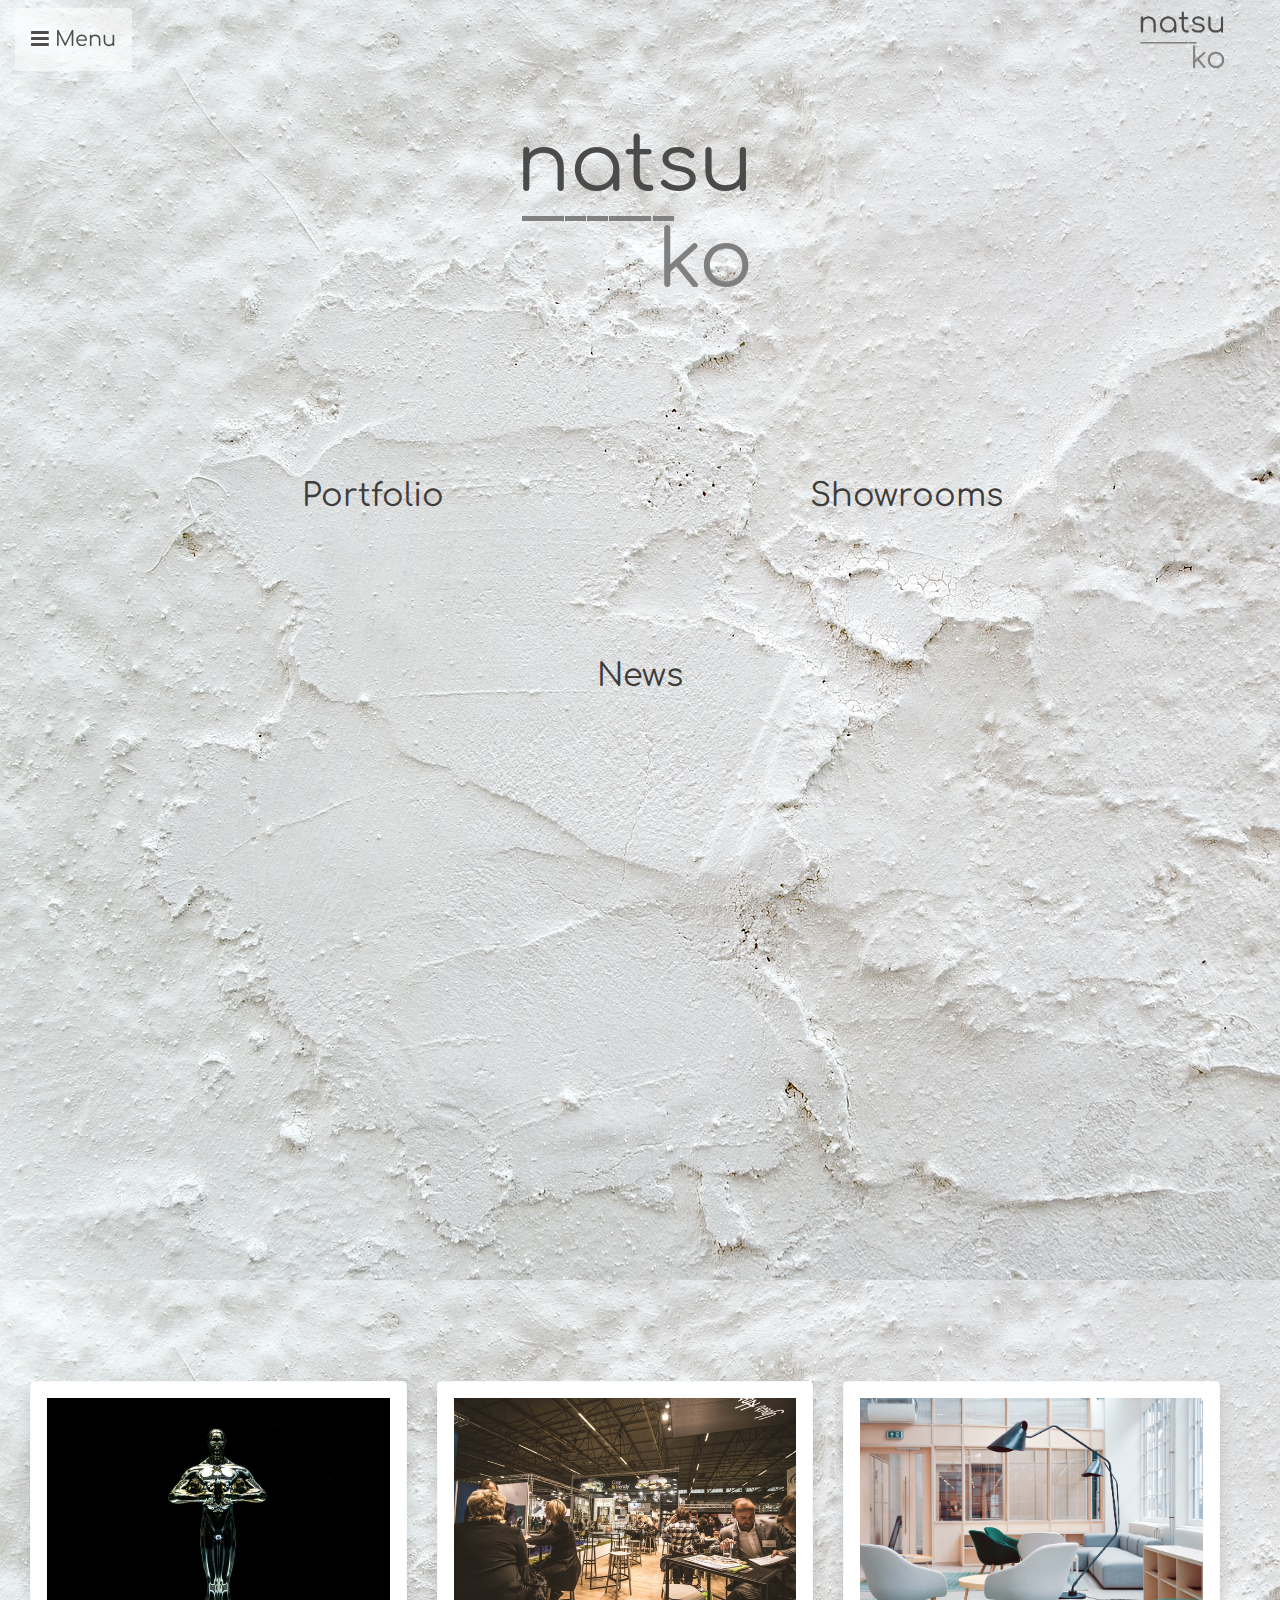
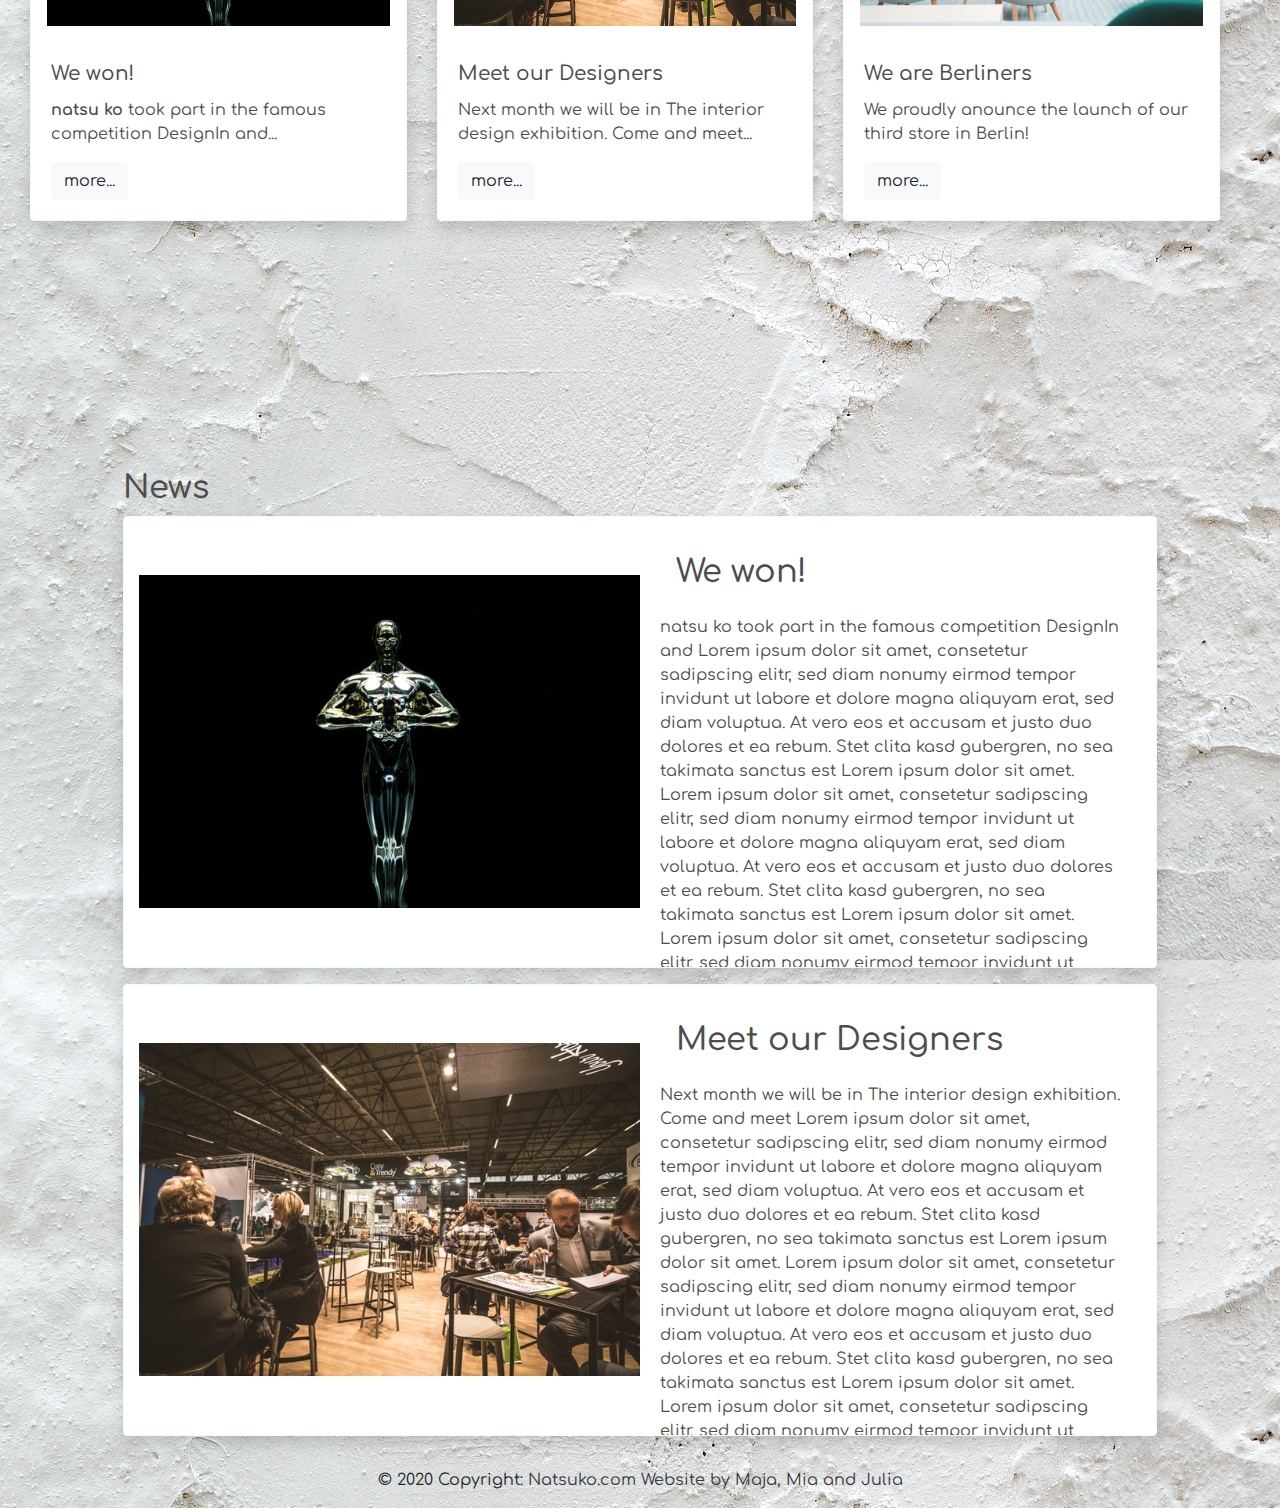
<file: index.html>
<!DOCTYPE html>
<html lang="en">

<head>

         <!-- Required meta tags -->
         <meta name="viewport" content="width=device-width, initial-scale=1, shrink-to-fit=no">
         <meta charset="UTF-8" />
         <meta http-equiv="X-UA-Compatible" content="ie=edge" />
     
         <title>Natsu ko</title>
         <meta name="author" content="Maja, Mia Julia" />
         <meta
           name="description"
           content="Interior design brand Natsu ko"/>
           <meta property="og:title" content="Natsu ko">
           <meta property="og:description" content="Interior design brand Natsu ko">
           <meta property="og:image" content="images/logo.png">
           



  <link rel="stylesheet" href="https://stackpath.bootstrapcdn.com/bootstrap/4.4.1/css/bootstrap.min.css"
    integrity="sha384-Vkoo8x4CGsO3+Hhxv8T/Q5PaXtkKtu6ug5TOeNV6gBiFeWPGFN9MuhOf23Q9Ifjh" crossorigin="anonymous" />
  <link href="https://fonts.googleapis.com/css?family=Comfortaa&display=swap" rel="stylesheet" />
  <link rel="stylesheet" href="https://cdnjs.cloudflare.com/ajax/libs/font-awesome/4.7.0/css/font-awesome.min.css">
  <link rel="stylesheet" href="./css/stylesheet.css" />
  <link rel="stylesheet" href="./css/home_news.css">
  <link rel="shortcut icon" type="image/png" href="images/favicon.png" />
  <title>natsu ko</title>
</head>

<body onscroll="brandLogoScroll()">
  <header>
    <!--Navigation menu-->
    <nav class="nav-tag navbar navbar-inverse navbar-static-t fixed-top pl-0">
      <div class="container-fluid">

        <div class="navbar-header">


          <button type="button" class=" nav-button navbar-toggle p-3 border-light rounded" data-toggle="collapse"
            data-target="#myNavbar"><i class="fa fa-bars"></i> Menu
            <span class="icon-bar"></span>
            <span class="icon-bar"></span>
            <span class="icon-bar"></span>
          </button>
          <a id="brand-logo" class="navbar-brand ml-auto" href="#">
            <img src="images/logo.png" alt="logo" style="width:100px;" />
          </a>
          <div class="collapse navbar-collapse all-navlinks rounded" id="myNavbar">
            <ul class="nav navbar-nav our-navbar">
              <li><a class="active" href="index.html">Home</a></li>
              <li><a href="#news-teaser">News</a></li>
              <li><a href="aboutUs.html">Portfolio</a></li>
              <li><a href="showroom.html">Showroom</a></li>
              <li><a href="contact.html">Contact</a></li>
            </ul>
          </div>
        </div>

    </nav>
  </header>

  <!-- logo home-->

  <div class="logo justify-content-center pt-3">
    <img src="./images/natsuko_logo_transparent.png" alt="logo">
  </div>



  <!-- Links to Portfolio, Stores and News on home -->
  <section class="main-links container">
    <div class="row main-links-row">
      <div class="col-lg-6 col-sm-12 page-link border-0"><a href="aboutUs.html">Portfolio</a></div>
      <div class="col-lg-6 col-sm-12 page-link border-0"><a href="showroom.html">Showrooms</a></div>
    </div>
    <div class="row main-links-row">
      <div class="col-12 page-link border-0"><a href="#news-teaser">News</a></div>
    </div>
  </section>


  <!-- News-Teaser-->
  <div class="container-fluid mt-3">
    <div class="card-deck col-lg-10-offset-1 col-sm-12">

      <section id="news-teaser" class="row justify-content-around">
        <div class="teaser-card card shadow border border-light mb-3">
          <img src="./images/award.jpg" class="card-img-top p-3 zoom" alt="Picture of an award">
          <div class="card-body teaser-card-body">
            <h5 class="card-title">We won!</h5>
            <p class="card-text"><b>natsu ko</b> took part in the famous competition DesignIn and...</p>
            <a href="#award" class="btn btn-light rounded">more...</a>
          </div>
        </div>
        <div class="teaser-card card shadow border border-light mb-3">
          <img src="./images/exhibition.jpg" class="card-img-top p-3" alt="exhibition showroom">
          <div class="card-body teaser-card-body">
            <h5 class="card-title">Meet our Designers</h5>
            <p class="card-text">Next month we will be in The interior design exhibition. Come and meet...</p>
            <a href="#exhibition" class="btn btn-light rounded">more...</a>
          </div>
        </div>
        <div class="teaser-card card shadow border border-light mb-3">
          <img src="./images/berlin.jpg" class="card-img-top p-3" alt="...">
          <div class="card-body teaser-card-body">
            <h5 class="card-title">We are Berliners</h5>
            <p class="card-text">We proudly anounce the launch of our third store in Berlin!</p>
            <a href="showroom.html" class="btn btn-light rounded">more...</a>
          </div>
        </div>
    </div>
    </section>
  </div>

  <!-- News complete -->

  <section class="container news-complete col-lg-10 col-sm-12 mt-3 p-3">

    <h2>News</h2>

    <div id="award" class="d-flex flex-row col-lg-12 col-sm-12 card border-light shadow">
      <div class="news-image-award col-lg-6 col-sm-6">
      </div>
      <div class="card-body news-card-body col-lg-6 col-sm-6">
        <h2 class="p-3">We won!</h2>
        <p class="card-text">natsu ko took part in the famous competition DesignIn and Lorem ipsum dolor sit amet,
          consetetur sadipscing
          elitr, sed diam nonumy eirmod tempor invidunt ut labore et dolore magna aliquyam erat, sed diam voluptua. At
          vero eos et accusam et justo duo dolores et ea rebum. Stet clita kasd gubergren, no sea takimata sanctus est
          Lorem ipsum dolor sit amet. Lorem ipsum dolor sit amet, consetetur sadipscing elitr, sed diam nonumy eirmod
          tempor invidunt ut labore et dolore magna aliquyam erat, sed diam voluptua. At vero eos et accusam et justo
          duo dolores et ea rebum. Stet clita kasd gubergren, no sea takimata sanctus est Lorem ipsum dolor sit amet.
          Lorem ipsum dolor sit amet, consetetur sadipscing elitr, sed diam nonumy eirmod tempor invidunt ut labore et
          dolore magna aliquyam erat, sed diam voluptua. At vero eos et accusam et justo duo dolores et ea rebum. Stet
          clita kasd gubergren, no sea takimata sanctus est Lorem ipsum dolor sit amet.<br>

          Duis autem vel eum iriure dolor in hendrerit in vulputate velit esse molestie consequat, vel illum dolore eu
          feugiat nulla facilisis at vero eros et accumsan et iusto odio dignissim qui blandit praesent luptatum zzril
          delenit augue duis dolore te feugait nulla facilisi. Lorem ipsum dolor sit amet, consectetuer adipiscing
          elit,
          sed diam nonummy nibh euismod tincidunt ut laoreet dolore magna aliquam erat volutpat.<br>

          Ut wisi enim ad minim veniam, quis nostrud exerci tation ullamcorper suscipit lobortis nisl ut aliquip ex ea
          commodo consequat. Duis autem vel eum iriure dolor in hendrerit in vulputate velit esse</p>
      </div>

    </div>

    <div id="exhibition" class="d-flex flex-row col-lg-12 col-sm-12 card mt-3 border-light shadow">
      <div class="news-image-exhibition col-lg-6 col-sm-6">
      </div>

      <div class="card-body news-card-body col-lg-6 col-sm-6">
        <h2 class="p-3">Meet our Designers</h2>
        <p class="card-text">Next month we will be in The interior design exhibition. Come and meet Lorem ipsum dolor
          sit amet,
          consetetur sadipscing
          elitr, sed diam nonumy eirmod tempor invidunt ut labore et dolore magna aliquyam erat, sed diam voluptua. At
          vero eos et accusam et justo duo dolores et ea rebum. Stet clita kasd gubergren, no sea takimata sanctus est
          Lorem ipsum dolor sit amet. Lorem ipsum dolor sit amet, consetetur sadipscing elitr, sed diam nonumy eirmod
          tempor invidunt ut labore et dolore magna aliquyam erat, sed diam voluptua. At vero eos et accusam et justo
          duo dolores et ea rebum. Stet clita kasd gubergren, no sea takimata sanctus est Lorem ipsum dolor sit amet.
          Lorem ipsum dolor sit amet, consetetur sadipscing elitr, sed diam nonumy eirmod tempor invidunt ut labore et
          dolore magna aliquyam erat, sed diam voluptua. At vero eos et accusam et justo duo dolores et ea rebum. Stet
          clita kasd gubergren, no sea takimata sanctus est Lorem ipsum dolor sit amet.<br>

          Duis autem vel eum iriure dolor in hendrerit in vulputate velit esse molestie consequat, vel illum dolore eu
          feugiat nulla facilisis at vero eros et accumsan et iusto odio dignissim qui blandit praesent luptatum zzril
          delenit augue duis dolore te feugait nulla facilisi. Lorem ipsum dolor sit amet, consectetuer adipiscing
          elit,
          sed diam nonummy nibh euismod tincidunt ut laoreet dolore magna aliquam erat volutpat.<br>

          Ut wisi enim ad minim veniam, quis nostrud exerci tation ullamcorper suscipit lobortis nisl ut aliquip ex ea
          commodo consequat. Duis autem vel eum iriure dolor in hendrerit in vulputate velit esse</p>
      </div>
    </div>

  </section>

  <!-- Footer -->

  <footer class="page-footer font-small">
    <div class="footer-copyright text-center py-3">
      © 2020 Copyright:
      <a class="text-dark" href="https://mdbootstrap.com/education/bootstrap/">
        Natsuko.com Website by Maja, Mia and Julia</a>
    </div>
  </footer>



  <script src="https://code.jquery.com/jquery-3.4.1.slim.min.js"
    integrity="sha384-J6qa4849blE2+poT4WnyKhv5vZF5SrPo0iEjwBvKU7imGFAV0wwj1yYfoRSJoZ+n"
    crossorigin="anonymous"></script>
  <script src="https://cdn.jsdelivr.net/npm/popper.js@1.16.0/dist/umd/popper.min.js"
    integrity="sha384-Q6E9RHvbIyZFJoft+2mJbHaEWldlvI9IOYy5n3zV9zzTtmI3UksdQRVvoxMfooAo"
    crossorigin="anonymous"></script>
  <script src="https://stackpath.bootstrapcdn.com/bootstrap/4.4.0/js/bootstrap.min.js"
    integrity="sha384-3qaqj0lc6sV/qpzrc1N5DC6i1VRn/HyX4qdPaiEFbn54VjQBEU341pvjz7Dv3n6P"
    crossorigin="anonymous"></script>
  <script src="./js/index.js"></script>
</body>

</html>
</file>
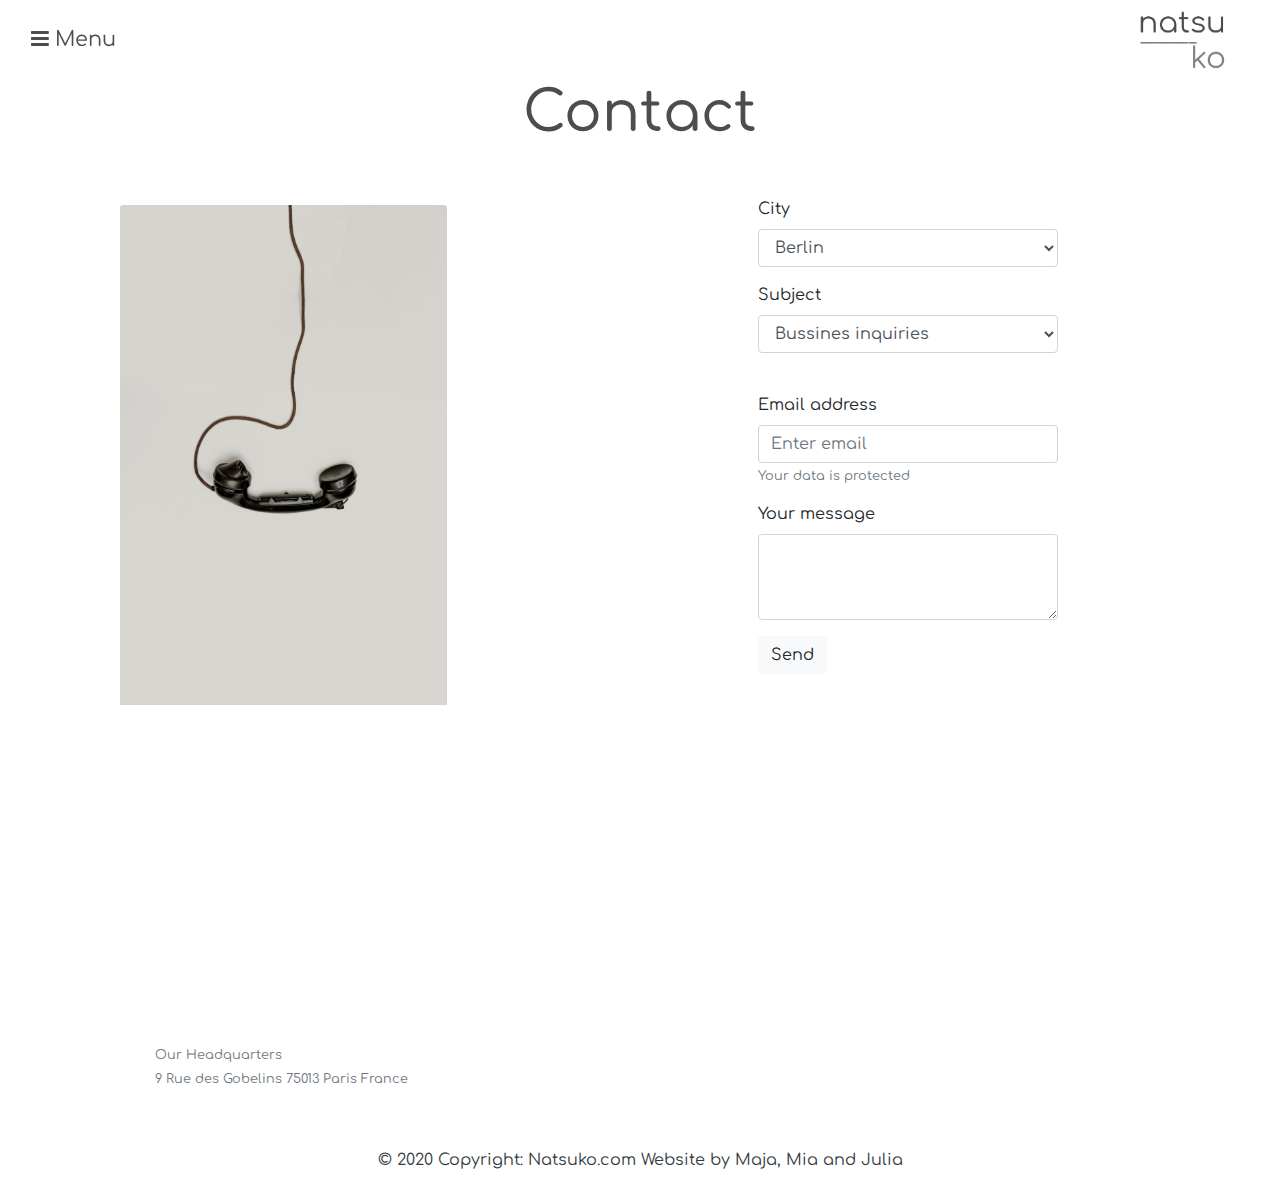
<file: contact.html>
<!doctype html>
<html lang="en">
  <head>
    <!-- Required meta tags -->
    <meta name="viewport" content="width=device-width, initial-scale=1, shrink-to-fit=no">
    <meta charset="UTF-8" />
    <meta http-equiv="X-UA-Compatible" content="ie=edge" />

    <title>Natsu ko</title>
    <meta name="author" content="Maja, Mia Julia" />
    <meta
      name="description"
      content="Interior design brand Natsu ko"/>
      <meta property="og:title" content="Natsu ko">
      <meta property="og:description" content="Interior design brand Natsu ko">
      <meta property="og:image" content="images/logo.png">

    <!-- Bootstrap CSS -->
    <link rel="stylesheet" href="https://maxcdn.bootstrapcdn.com/bootstrap/4.0.0/css/bootstrap.min.css" integrity="sha384-Gn5384xqQ1aoWXA+058RXPxPg6fy4IWvTNh0E263XmFcJlSAwiGgFAW/dAiS6JXm" crossorigin="anonymous">
    <link rel ="stylesheet" href="./css/contact.css">
    <link rel="stylesheet" href="css/stylesheet.css" />
  
    <link href="https://fonts.googleapis.com/css?family=Comfortaa&display=swap" rel="stylesheet" />
    <link rel="stylesheet" href="https://cdnjs.cloudflare.com/ajax/libs/font-awesome/4.7.0/css/font-awesome.min.css">
    <link rel="shortcut icon" type="image/png" href="images/favicon.png"/>

  </head>

  <body onscroll="brandLogoScroll()">
  <!--Navigation menu-->
  <nav class="nav-tag navbar navbar-inverse navbar-static-t fixed-top pl-0">
    <div class="container-fluid">

      <div class="navbar-header">


        <button type="button" class=" nav-button navbar-toggle p-3 border-light rounded" data-toggle="collapse"
          data-target="#myNavbar"><i class="fa fa-bars"></i> Menu
          <span class="icon-bar"></span>
          <span class="icon-bar"></span>
          <span class="icon-bar"></span>
        </button>
        <a id="brand-logo" class="navbar-brand ml-auto" href="#">
          <img src="images/logo.png" alt="logo" style="width:100px;" />
        </a>
        <div class="collapse navbar-collapse all-navlinks rounded" id="myNavbar">
          <ul class="nav navbar-nav our-navbar">
            <li><a class="active" href="index.html">Home</a></li>
            <li><a href="index.html#news-teaser">News</a></li>
            <li><a href="aboutUs.html">Portfolio</a></li>
            <li><a href="showroom.html">Showrooms</a></li>
            <li><a href="contact.html">Contact</a></li>
          </ul>
        </div>
      </div>

  </nav>
</header>


<!--content of the page-->
    <div class="container">
       <h1 class="contact-heading">Contact</h1>
    <div class="row">
<!--first block(picture)-->
      <div class="d-none d-md-block col-md-6 first-block">
        <img class="card-img-top img-fluid telephone-pic" src="images/contact.jpg" alt="Card image cap">
        <div class="card-body">
          </div>
      </div>
      

<!--second block(forms)-->
      <div class="col-md-6 second_block justify-content-sm-center">
      <div class="">
        <div class="card-body form-box">
    <form class ="form">
      <div class="form-group">
        <label for="exampleFormControlSelect1">City</label>
        <select class="form-control" id="exampleFormControlSelect1">
          <option>Berlin</option>
          <option>London</option>
          <option>Paris</option>
        </select>
      </div>
      <div class="form-group">
        <label for="exampleFormControlSelect1">Subject</label>
        <select class="form-control" id="exampleFormControlSelect1">
          <option>Bussines inquiries</option>
          <option>Customer service</option>
        </select>
      </div>
      <br>
      <!--email-->

        <div class="form-group">
          <label for="exampleInputEmail1">Email address</label>
          <input type="email" class="form-control" id="emailInput" aria-describedby="emailHelp" placeholder="Enter email">
          <small id="emailHelp" class="form-text text-muted"> Your data is protected</small>
        </div>

        <!--message -->
    <div class="form-group">
      <label for="exampleFormControlTextarea1">Your message</label>
      <textarea class="form-control" id="usersMessage" rows="3" required ></textarea>
    </div>

        <!--button-->
        <button type="button" class="btn btn-light" id="sendButton">Send</button>

    </form>
      </div>
      </div>
    </div>

</div>

<!--second row-->
<!--third block(map)-->
<div class="col-md-12 third_block">
  <div class="mapBox"> 
    <div class="card-body mapBoxMap"> 
<iframe src="https://www.google.com/maps/embed?pb=!1m14!1m8!1m3!1d2626.1772003254273!2d2.3491684!3d48.8357586!3m2!1i1024!2i768!4f13.1!3m3!1m2!1s0x47e67192d5ad9e7b%3A0x52ecd4ceaa128b6!2s9%20Rue%20des%20Gobelins%2C%2075013%20Paris%2C%20France!5e0!3m2!1sen!2sde!4v1579548799918!5m2!1sen!2sde" width="220" height="350" frameborder="0" style="border:0;" allowfullscreen=""></iframe>
    </div>
<p class="card-text adress"><small class="text-muted">  Our Headquarters <br> 9 Rue des Gobelins 75013 Paris France
</small></p>
  </div>

</div>

</div>
<!-- Footer -->
<footer class="page-footer font-small ">
  <div class="footer-copyright text-center py-2 bg-white text-dark">
    © 2020 Copyright:
    <a
      class="text-dark"
      href="#"
    >
      Natsuko.com Website by Maja, Mia and Julia</a
    >
  </div>
</footer>


    <!-- Optional JavaScript -->
    <script type="text/javascript" src="showroom.js"></script>
    <!-- jQuery first, then Popper.js, then Bootstrap JS -->
     
    <script src="https://code.jquery.com/jquery-3.2.1.slim.min.js" integrity="sha384-KJ3o2DKtIkvYIK3UENzmM7KCkRr/rE9/Qpg6aAZGJwFDMVNA/GpGFF93hXpG5KkN" crossorigin="anonymous"></script>
    <script src="https://cdnjs.cloudflare.com/ajax/libs/popper.js/1.12.9/umd/popper.min.js" integrity="sha384-ApNbgh9B+Y1QKtv3Rn7W3mgPxhU9K/ScQsAP7hUibX39j7fakFPskvXusvfa0b4Q" crossorigin="anonymous"></script>
    <script src="https://maxcdn.bootstrapcdn.com/bootstrap/4.0.0/js/bootstrap.min.js" integrity="sha384-JZR6Spejh4U02d8jOt6vLEHfe/JQGiRRSQQxSfFWpi1MquVdAyjUar5+76PVCmYl" crossorigin="anonymous"></script>
  </body>
</html>
</file>
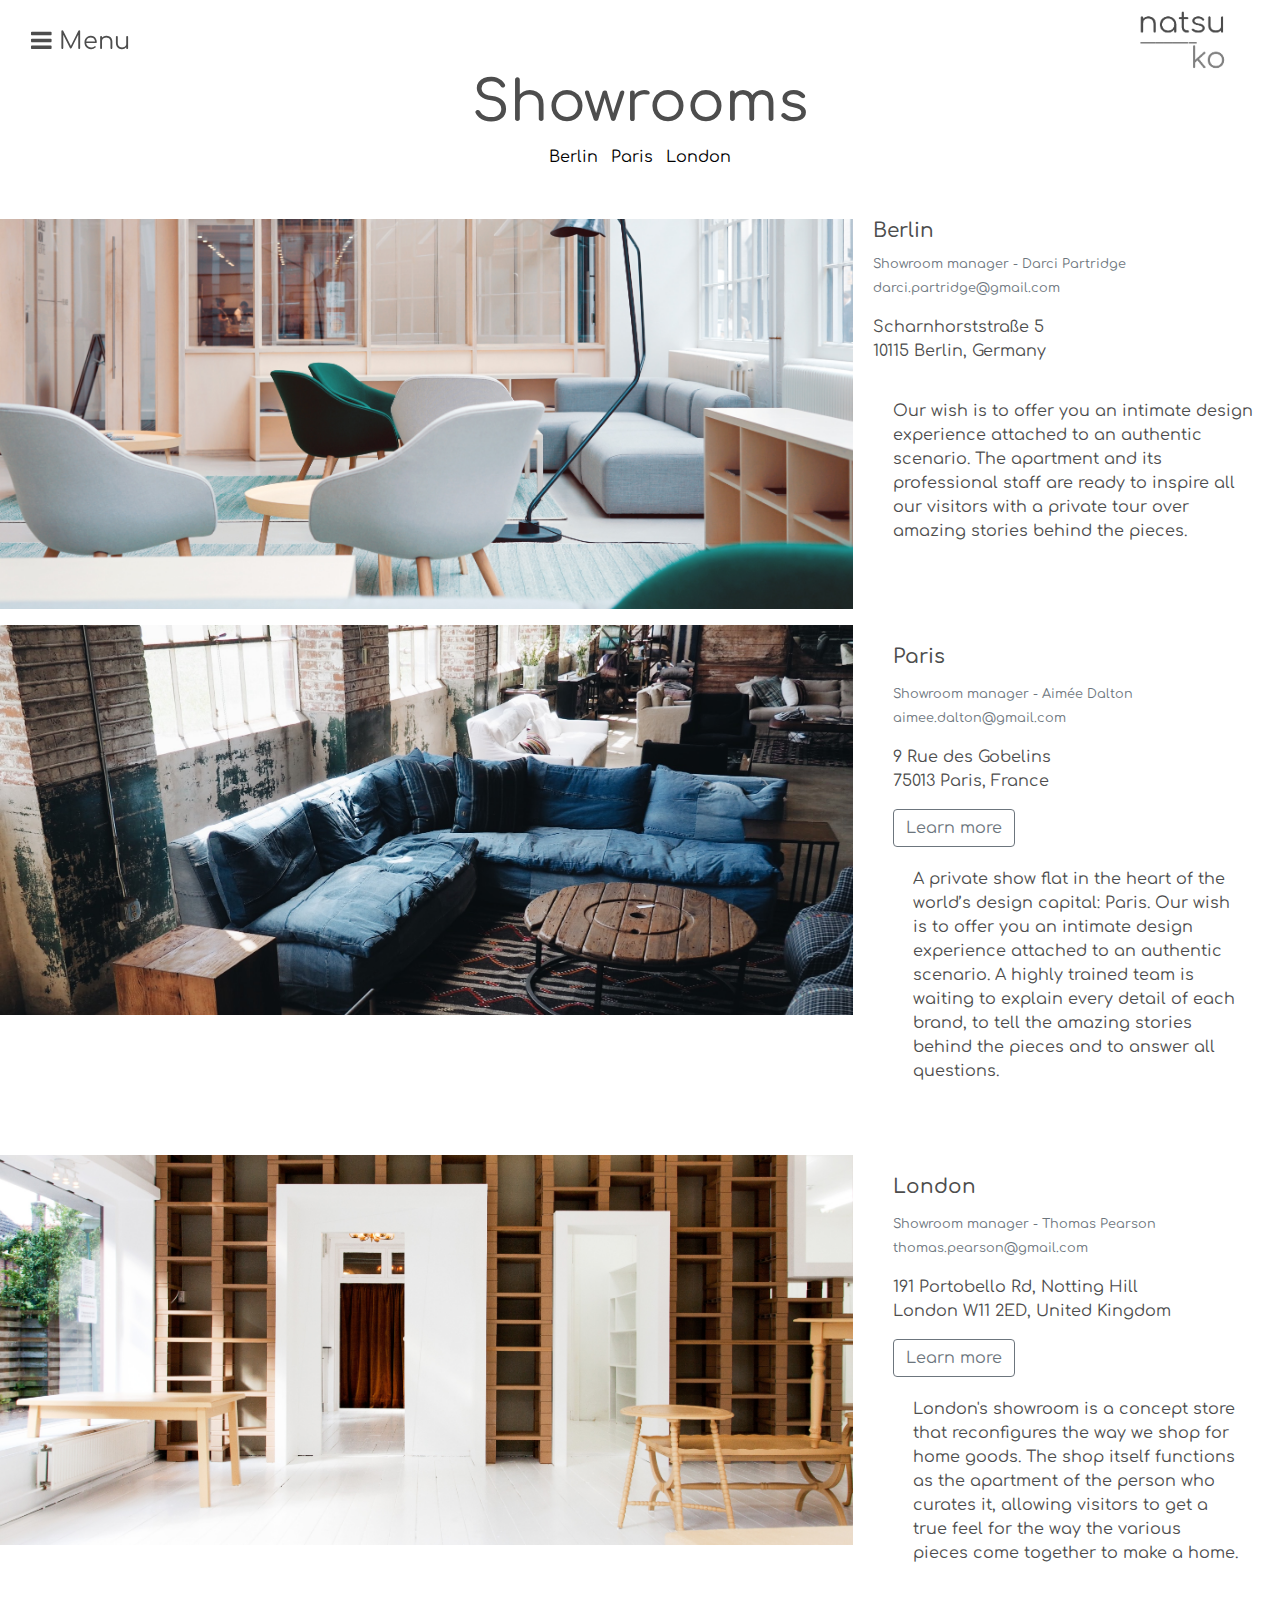
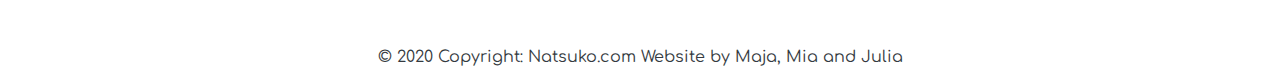
<file: showroom.html>
<!DOCTYPE html>
<html lang="en">
  <head>
   
        <!-- Required meta tags -->
        <meta name="viewport" content="width=device-width, initial-scale=1, shrink-to-fit=no">
        <meta charset="UTF-8" />
        <meta http-equiv="X-UA-Compatible" content="ie=edge" />
    
        <title>Natsu ko</title>
        <meta name="author" content="Maja, Mia Julia" />
        <meta
          name="description"
          content="Interior design brand Natsu ko"/>
          <meta property="og:title" content="Natsu ko">
          <meta property="og:description" content="Interior design brand Natsu ko">
          <meta property="og:image" content="images/logo.png">

    <link href="https://fonts.googleapis.com/css?family=Comfortaa&display=swap" rel="stylesheet" />
    <link rel="stylesheet" href="https://cdnjs.cloudflare.com/ajax/libs/font-awesome/4.7.0/css/font-awesome.min.css">
    <!-- Bootstrap CSS -->

    <link
      rel="stylesheet"
      href="https://stackpath.bootstrapcdn.com/bootstrap/4.4.1/css/bootstrap.min.css"
      integrity="sha384-Vkoo8x4CGsO3+Hhxv8T/Q5PaXtkKtu6ug5TOeNV6gBiFeWPGFN9MuhOf23Q9Ifjh"
      crossorigin="anonymous"
    />
    <link rel="stylesheet" href="css/stylesheet.css" />
    <link rel="stylesheet" href="css/showroom.css" />
    <link rel="shortcut icon" type="image/png" href="images/favicon.png"/>

    


    <title>natsuko</title>
  </head>

  <body onscroll="brandLogoScroll()">

  <!--Navigation menu-->
  <nav class="nav-tag navbar navbar-inverse navbar-static-t fixed-top pl-0">
    <div class="container-fluid">

      <div class="navbar-header">


        <button type="button" class=" nav-button navbar-toggle p-3 border-light rounded" data-toggle="collapse"
          data-target="#myNavbar"><i class="fa fa-bars"></i> Menu
          <span class="icon-bar"></span>
          <span class="icon-bar"></span>
          <span class="icon-bar"></span>
        </button>
        <a id="brand-logo" class="navbar-brand ml-auto" href="#">
          <img src="images/logo.png" alt="logo" style="width:100px;" />
        </a>
        <div class="collapse navbar-collapse all-navlinks rounded" id="myNavbar">
          <ul class="nav navbar-nav our-navbar">
            <li><a class="active" href="index.html">Home</a></li>
            <li><a href="index.html#news-teaser">News</a></li>
            <li><a href="aboutUs.html">Portfolio</a></li>
            <li><a href="showroom.html">Showrooms</a></li>
            <li><a href="contact.html">Contact</a></li>
          </ul>
        </div>
      </div>

  </nav>
</header>


    <!--page content-->

    <!--Heading and 3 cities-->

    <div class="container header">
      <h1 class="text-center heading"> Showrooms </h1>
      <ul class="list-inline text-center">
        <li class="list-inline-item"><a class="citylink" href="#berlin">Berlin</a></li>
        <li class="list-inline-item"><a class="citylink" href="#paris">Paris</a></li>
        <li class="list-inline-item"><a class="citylink" href="#london">London</a></li>
      </ul>
    </div>

    <div class="cities-container">
   <!--Berlin-->
      <div id ="berlin" class="mb-3 city-block" style="full-width">
        <div class="row no-gutters flex-column-reverse flex-md-row">
          <div class="col-md-8 backgroundBerlin img-fluid" >
           
            </div>
          <div class="col-md-4">
            <div class="adress-card">
              <h5  class=" berlin">Berlin</h5>
              <p class="">
                <small class="text-muted">Showroom manager - Darci Partridge <br> darci.partridge@gmail.com</small>
              </p>
              <p class="">Scharnhorststraße 5 <br>
                10115 Berlin, Germany</p>
                <button class="btn btn-outline-secondary show" >Learn more</button>     
                <p class="card-body read-more">
      Our wish is to offer you an intimate design experience attached to an authentic scenario. The apartment and its professional staff are ready to inspire all our visitors with a private tour over amazing stories behind the pieces.
     <br>
      </p>
    </p>
              
            </div>
          </div>
        </div>
      </div>
    </div>
  
    <!--Paris-->
      <div id ="paris" class="mb-3 city-block">
  
    <div class="row no-gutters flex-column-reverse flex-md-row">
          <div class="col-md-8 backgroundParis img-fluid">
          
           </div>
          <div class="col-md-4">
            <div class="card-body adress-card">
              <h5  class="card-title">Paris</h5>
              <p class="card-text">
                <small class="text-muted">Showroom manager - Aimée Dalton <br> aimee.dalton@gmail.com</small>
              </p>
              <p class="card-text">9 Rue des Gobelins <br> 75013 Paris, France</p>
              <button class="btn btn-outline-secondary show" >Learn more</button>
     <p class="card-body read-more" id="more-info-paris">
       A private show flat in the heart of the world’s design capital: Paris. Our wish is to offer you an intimate design experience attached to an authentic scenario. A highly trained team is waiting to explain every detail of each brand, to tell the amazing stories behind the pieces and to answer all questions.
    
      <br>
      </p>
     
     
            </div>
          </div>
        </div>
      </div>
      
  <!--London-->
      <div id ="london" class=" mb-3 city-block">
        <div class="row no-gutters flex-column-reverse flex-md-row">
          <div class="col-md-8 backgroundLondon img-fluid">
          
          </div>
          <div class="col-md-4">
            <div class="card-body adress-card">
              <h5  class="card-title">London</h5>
              <p class="card-text">
                <small class="text-muted">Showroom manager - Thomas Pearson <br> thomas.pearson@gmail.com</small>
              </p>
              <p class="card-text">191 Portobello Rd, Notting Hill <br> London W11 2ED, United Kingdom</p>
             <button class="btn btn-outline-secondary show" id ="readMoreLondonButton"value="Read more" >Learn more</button>
              <p class="card-body read-more" id="more-info-london">
      London's showroom is a concept store that reconfigures the way we shop for home goods. The shop itself functions as the apartment of the person who curates it, allowing visitors to get a true feel for the way the various pieces come together to make a home.
      <br>
      </p>
    
             
            </div>
          </div>
        </div>
      </div>
    </div>
      <!-- Footer -->
      <footer class="page-footer font-small ">
        <div class="footer-copyright text-center py-2 bg-white text-dark">
          © 2020 Copyright:
          <a
            class="text-dark"
            href="#"
          >
            Natsuko.com Website by Maja, Mia and Julia</a
          >
        </div>
      </footer>


            <script type="text/javascript" src="showroom-cities.js"></script>

    <script
      src="https://code.jquery.com/jquery-3.4.1.slim.min.js"
      integrity="sha384-J6qa4849blE2+poT4WnyKhv5vZF5SrPo0iEjwBvKU7imGFAV0wwj1yYfoRSJoZ+n"
      crossorigin="anonymous"
    ></script>
    <script
      src="https://cdn.jsdelivr.net/npm/popper.js@1.16.0/dist/umd/popper.min.js"
      integrity="sha384-Q6E9RHvbIyZFJoft+2mJbHaEWldlvI9IOYy5n3zV9zzTtmI3UksdQRVvoxMfooAo"
      crossorigin="anonymous"
    ></script>
    <script
      src="https://stackpath.bootstrapcdn.com/bootstrap/4.4.1/js/bootstrap.min.js"
      integrity="sha384-wfSDF2E50Y2D1uUdj0O3uMBJnjuUD4Ih7YwaYd1iqfktj0Uod8GCExl3Og8ifwB6"
      crossorigin="anonymous"
    ></script>
  </body>
</html>
</file>
<file: css/stylesheet.css>
body {
  margin: 0;
  padding: 0;
  font-family: "Comfortaa", cursive;
}

h1,
h2,
h3,
h4,
h5,
p {
  color: #4d4d4d;
}

.nav-button {
  background-color: rgba(255, 255, 255, 0.534);
  color: #4d4d4d;
}

.our-navbar li a {
  color: #4d4d4d;
}

.navbar-header button {
  border: 0 solid transparent;
  font-size: 1.3em;
  background-color: rgba(255, 255, 255, 0.534);
}

.navbar-header button:focus {
  outline: none;
}

#brand-logo {
  position: fixed;
  top: 0px;
  right: 30px;
}

.all-navlinks {
  font-size: 1em;
  text-align: left;
  padding-left: 5px;
  line-height: 40px;
  background-color: rgba(255, 255, 255, 0.534);
  border: 0 solid transparent;
}

/* Footer */
footer a:hover {
  color: white !important;
  text-decoration: none;
}
</file>
<file: css/home_news.css>
body {
  background-image: url("../images/white-4298475_1920.jpg");
}

/*logo home*/
.logo {
  display: flex;
  justify-content: center;
  margin-top: 100px;
}

/*Links to Portfolio, Stores and News on home*/
.main-links {
  height: 500px;
  padding: 50px;
  margin-top: 50px;
  margin-bottom: 100px;
}

.main-links-row {
  display: flex;
  align-content: space-around;
  justify-content: center;
}

.page-link {
  text-align: center;
  background-color: transparent;
  padding: 50px;
  display: flex;
  align-items: center;
  justify-content: center;
  color: rgb(122, 117, 117);
}

.page-link a {
  transition: 0.3s;
  text-decoration: none;
  color: rgb(63, 60, 60);
  font-size: 2em;
  padding: 20px;
}

.page-link:hover > a {
  color: rgb(122, 117, 117);
  font-size: 3em;
  padding: 0;
}

.page-link:hover {
  background-color: transparent;
}

/* News section */

#news-teaser {
  display: flex;
  margin: 425px 0 200px;
  padding: 0;
}

.teaser-card:hover {
  transform: scale(1.2);
  transition: transform 0.3s;
  z-index: 1;
}

.news-image-exhibition {
  background-image: url("../images/exhibition.jpg");
  background-size: contain;
  background-repeat: no-repeat;
  background-position: center;
  min-height: 46%;
}

.news-image-award {
  background-image: url("../images/award.jpg");
  background-size: contain;
  background-repeat: no-repeat;
  background-position: center;
  min-height: 46%;
  width: 100%;
}

.news-card-body {
  overflow-y: auto;
  height: 450px;
}

/* Media Queries */

@media only screen and (max-width: 500px) {
  /*logo home*/
  .logo {
    display: flex;
    justify-content: center;
    margin: 70px 0 0;
  }

  /*Links to Portfolio,
  Stores and News on home*/
  .main-links.container {
    flex-direction: column;
    align-content: center;
  }

  .main-links {
    display: flex;
    flex-wrap: wrap;
    flex-direction: row;
    height: 300px;
    align-content: space-between;
    justify-content: center;
    padding: 10px;
    margin-top: 10px 0 10px;
  }

  .page-link {
    text-align: center;
    background-color: transparent;
    padding: 5px;
    margin: 5px;
    display: flex;
    align-content: center;
    align-items: center;
    justify-content: center;
    color: #4d4d4d;
  }

  .page-link a {
    color: #4d4d4d;
    font-size: 1.5em;
    text-decoration: underline;
  }

  .page-link:hover > a {
    color: #828282;
    font-size: 1.5em;
  }

  .page-link:hover {
    background-color: transparent;
  }

  /* News section */

  #news-teaser {
    display: flex;
    flex-direction: column;
    margin-top: 10px;
    padding-top: 10px;
    margin-bottom: 100px;
  }

  #exhibition,
  #award {
    flex-direction: column !important;
    height: 500px;
  }

  .news-image-exhibition,
  .news-image-award {
    min-height: 30%;
    margin-top: 20px;
  }
}
</file>
<file: css/contact.css>
body {
  margin: 0;
  padding: 0;
  font-family: "Comfortaa", cursive;
}

/* Nav Bar */

.sticklogo {
  position: absolute;
  top: 0;
  right: 0;
  padding: 1rem;
}
.our-navbar li a {
  text-decoration: none;
  color: rgb(63, 60, 60);
}

.navbar-header button {
  border: 0 solid transparent;
  font-size: 1.5em;
}
.navbar-header button:focus {
  outline: none;
}
#brand-logo {
  position: fixed;
  top: 0px;
  right: 30px;
}

/*page content*/
.contact-heading {
  text-align: center;
  margin-top: 30px;
  margin-bottom: 30px;
  font-size: 3.5em;
}
.container {
  padding: 50px;
}

.telephone-pic {
  margin-top: 28px;
  height: 500px;
  width: 327px;
}
.form {
  width: 300px;
}
.mapBox {
  height: 100%;
}
.mapBoxMap {
  height: 80%;
}
iframe {
  width: 100%;
  height: 250px;
}
.adress {
  margin-left: 20px;
}

.row {
  display: flex;
  flex-wrap: wrap;
}

.row > div[class*="col-"] {
  display: flex;
}

/* Footer */
footer a:hover {
  color: white !important;
  text-decoration: none;
}
</file>
<file: css/showroom.css>
body {
  margin: 0;
  padding: 0;
  /*background-image: url("../images/white-4298475_1920.jpg")*/
  font-family: "Comfortaa", cursive;
  color: #4d4d4d;
}

/* Nav Bar */

.sticklogo {
  position: absolute;
  top: 0;
  right: 0;
  padding: 1rem;
}
.our-navbar li a {
  text-decoration: none;
  color: rgb(63, 60, 60);
}

.navbar-header button {
  border: 0 solid transparent;
  font-size: 1.5em;
}
.navbar-header button:focus {
  outline: none;
}
#brand-logo {
  position: fixed;
  top: 0px;
  right: 30px;
}

/*page content*/

/*container with a heading*/
.header {
  margin-top: 50px;
  margin-bottom: 50px;
}
/*showrooms heading*/
.heading {
  font-size: 3.5em;
  padding-top: 20px;
}

#show {
  display: block;
}

#show .btn {
  display: block;
  content: "whatever it is you want to add";
}

.city-block:open p {
  display: block;
}

.cities-container .btn {
  display: none;
}
/*links*/
.citylink {
  color: black;
}
.citylink:hover {
  color: black;
}
.adress-card {
  margin-left: 20px;
}
.card1 {
  border: none;
}
.backgroundBerlin {
  background: url("../images/berlin.jpg");
  background-size: cover !important;
  background-repeat: no-repeat !important;
  background-position: bottom;
  height: 390px;
}
.backgroundParis {
  background: url("../images/studio2.jpg");
  background-size: cover !important;
  background-repeat: no-repeat !important;
  background-position: top;
  height: 390px;
}
.backgroundLondon {
  background: url("../images/studio3.jpg");
  background-size: cover !important;
  background-repeat: no-repeat !important;
  background-position: center;
  height: 390px;
}

/* Footer */
footer a:hover {
  color: white !important;
  text-decoration: none;
}
/*device smaller*/
@media screen and (max-width: 770px) {
  .heading {
    font-size: 2.5em;
  }
  .adress-card {
    margin-left: auto;
    margin-right: auto;
    text-align: center;
    margin-bottom: 20px;
  }
}
</file>
